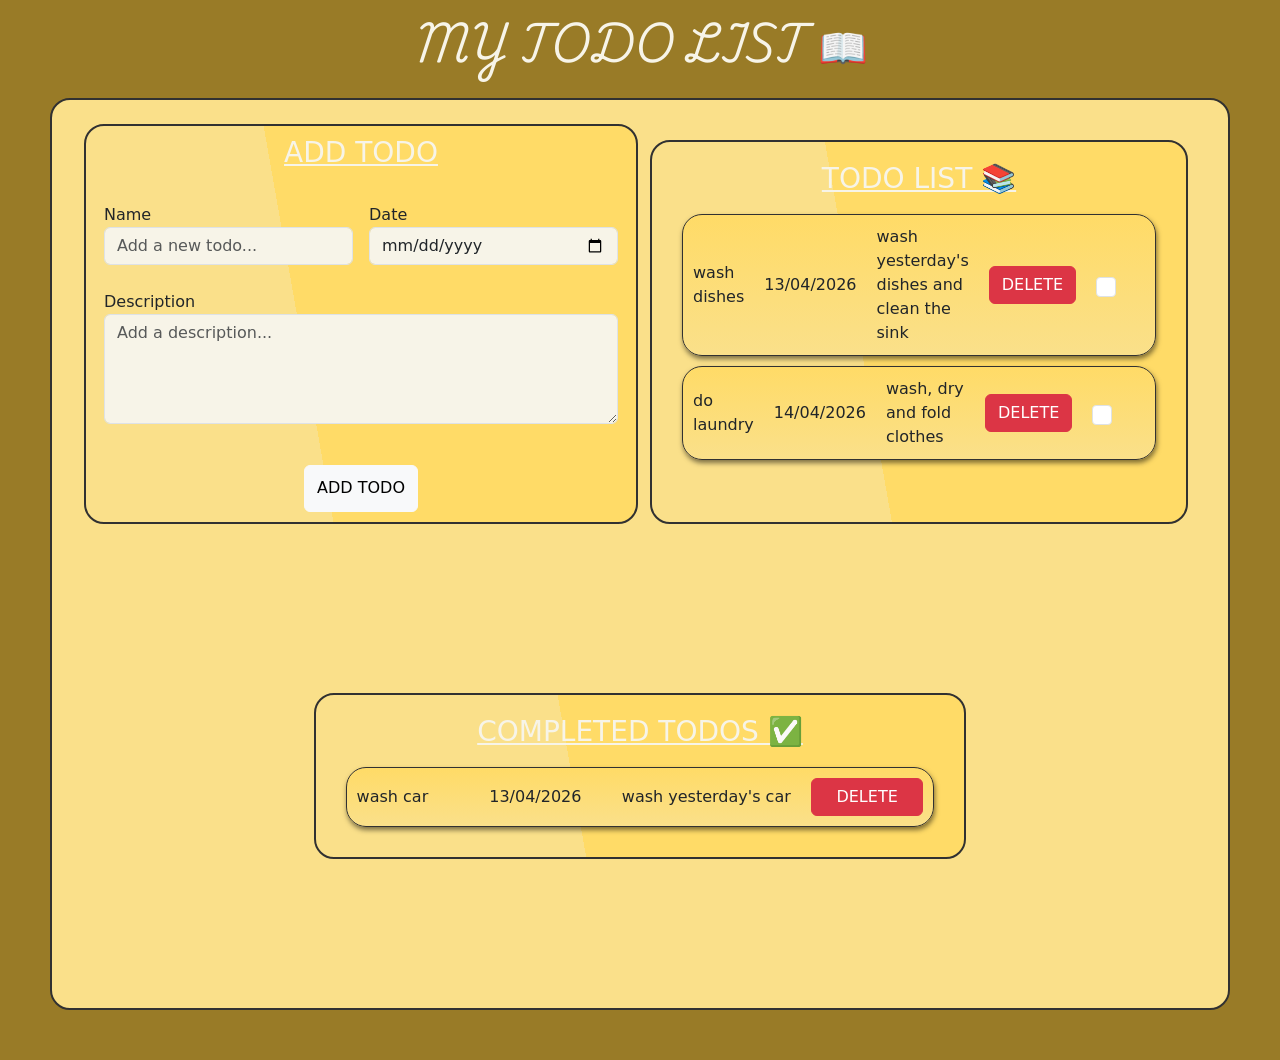
<file: index.html>
<!DOCTYPE html>
<html lang="en">
<head>
  <meta charset="UTF-8">
  <meta name="viewport" content="width=device-width, initial-scale=1.0">
  <link href="https://cdn.jsdelivr.net/npm/bootstrap@5.3.3/dist/css/bootstrap.min.css" rel="stylesheet">
  <link rel="preconnect" href="https://fonts.googleapis.com">
  <link rel="preconnect" href="https://fonts.gstatic.com" crossorigin>
  <link href="https://fonts.googleapis.com/css2?family=Playwrite+IE:wght@100..400&display=swap" rel="stylesheet">
  <link rel="stylesheet" href="styles/general.css">
  <link rel="stylesheet" href="styles/main-content.css">
  <title>MY TODO LIST 📖</title>
</head>
<body>
  <header class="text-center">
    <h1 class="my-heading">MY TODO LIST 📖</h1>
  </header>
  <main>
    <div class="first-container">
      <form class="row g-3" id="to-do-form">

        <h3 class="add-todo-heading text-center">ADD TODO</h3>

        <div class="col-md-6">
          <label for="todo-input">Name</label>
          <input class="form-control" type="text" id="todo-input" placeholder="Add a new todo..." required >
        </div>

        <div class="col-md-6">
          <label for="todo-date">Date</label>
          <input class="form-control" type="date" id="todo-date" name="todo-date" required>
        </div>
        
        
        <div class="mb-3">
          <label for="todo-description">Description</label>
          <textarea class="form-control" id="todo-description" name="todo-description" rows="4" cols="50" placeholder="Add a description..."></textarea>
        </div>
      
        <div id="add-button">
          <button id="addButton" class="btn btn-light" type="submit">ADD TODO</button>
        </div>
     </form>

     <div class="TODO LIST">
        <h3 class="text-center">TODO LIST 📚</h3>
        <div id="todo-list"></div>
     </div>
   </div>
    
   <div class="second-container">
      <div class="COMPLETED TODOS">
        <h3 class="text-center">COMPLETED TODOS ✅</h3>
        <div id="completed-todos"></div>
      </div>
   </div>
   

  </main>
   
  <script src="https://cdn.jsdelivr.net/npm/bootstrap@5.3.3/dist/js/bootstrap.bundle.min.js"></script>
  <script type="module" src="js/todo.js"></script>
</body>
</html>
</file>
<file: styles/general.css>
.my-heading{
  font-family: "Playwrite IE", cursive;
  font-optical-sizing: auto;
  font-weight: 400;
  font-style: normal;
  color: var(--surface);
}

body{
  padding: 20px;
  background-color: var(--primary-darker);
}

:root{
  /* Main Brand Colors */
  --primary: rgb(255, 219, 103);        /* Golden yellow */
  --primary-dark: rgb(204, 175, 82);    /* Slightly darker version for hover states */
  --primary-light: rgb(250, 224, 138);  /* Softer tint for subtle highlights */
  --primary-dark-1: rgb(204, 164, 52);
  --primary-darker: rgb(153, 123, 39);

  /* Neutrals */
  --background: #fffef8;                /* Off-white background */
  --surface: #f7f4e8;                   /* Light surface block (cards, sections) */
  --border: #313131;                    /* Soft border/shadow tone */
  --text: #2e2e2e;                      /* Main text color (almost black) */
  --text-muted: #5c5c5c;                /* Secondary text color */

  /* Accent Colors */
  --accent: #ff715b;                    /* Coral-red accent */
  --accent-dark: #d94c3f;               /* For hover or active */
  --accent-light: #ffc3b7;              /* For badges or background highlights */

  /* Success / Info / Error (optional for badges or alerts) */
  --success: #46c49e;
  --info: #4da6ff;
  --warning: #f7b733;
  --error: #d64545;

}
</file>
<file: styles/main-content.css>
main{
  display: grid;
  grid-template-rows: 1fr 1fr;
  gap: 20px;
  border: solid 2px var(--border);
  border-radius: 20px;
  padding: 20px;
  margin: 30px;
  height: auto;
  background: var(--primary-light);
}

.add-todo-heading{
  margin-top:0;
  color: var(--surface);
  text-decoration: underline;
}

#to-do-form{
  border: solid 2px var(--border);
  padding: 10px;
  height: 400px;
  border-radius: 20px;
  background: border-box linear-gradient(260deg, var(--primary) 60%, var(--primary-light) 60%);
}

.first-container{
  display: grid;
  grid-template-columns: 1fr 1fr;
  gap: 20px;
  padding: 20px;
  align-items: bottom;
  justify-content: space-around;
}

.second-container{
  display: flex;
  justify-content: center;
  align-items: center;
  gap: 20px
}

.COMPLETED{
  border: solid 2px var(--border);
  padding: 20px;
  border-radius: 20px;
  background: border-box linear-gradient(260deg, var(--primary) 60%, var(--primary-light) 60%);
}

.COMPLETED h3 , .TODO h3{
  color: var(--surface);
  text-decoration: underline;
}

.TODO{
  border: solid 2px var(--border);
  padding: 20px;
  border-radius: 20px;
  background: border-box linear-gradient(260deg, var(--primary) 60%, var(--primary-light) 60%);

}

#add-button{
  display: flex;
  justify-content: center;
}

.form-control{
  background-color: var(--surface);
}

.task-elements{
  display: grid;
  grid-template-columns: 2fr 2fr 3fr 2fr 2fr;
  gap: 20px;
  justify-content: space-evenly;
  align-items: center;
  width: 100%;
  color: var(--completed-text);
  box-shadow: 1px 3px 5px rgba(0, 0, 0, 0.5);
  border: solid 1px var(--border);
  border-radius: 20px;
  background :linear-gradient(var(--primary), var(--primary-light));
  padding: 10px;
}

#todo-list{
  display: flex;
  flex-direction: column;
  gap: 10px;
  padding: 10px;
}

#completed-todos{
  display: flex;
  flex-direction: column;
  gap: 10px;
  padding: 10px;
}

.task-elements p{
  margin: 0;
}

.task-elements input[type="checkbox"]{
  width: 20px;
  height: 20px;
}

.completed-task-elements{
  display: grid;
  grid-template-columns: 2fr 2fr 3fr 2fr;
  align-items: center;
  justify-content: space-evenly;
  gap: 20px;
  border: solid 1px var(--border);
  border-radius: 20px;
  background :linear-gradient(var(--primary), var(--primary-light));
  padding: 10px;
  box-shadow: 1px 3px 5px rgba(0, 0, 0, 0.5);
}

.completed-task-elements p{
  margin: 0;
}

.completed-task-elements input[type="checkbox"]{
  width: 20px;
  height: 20px;

}
</file>
